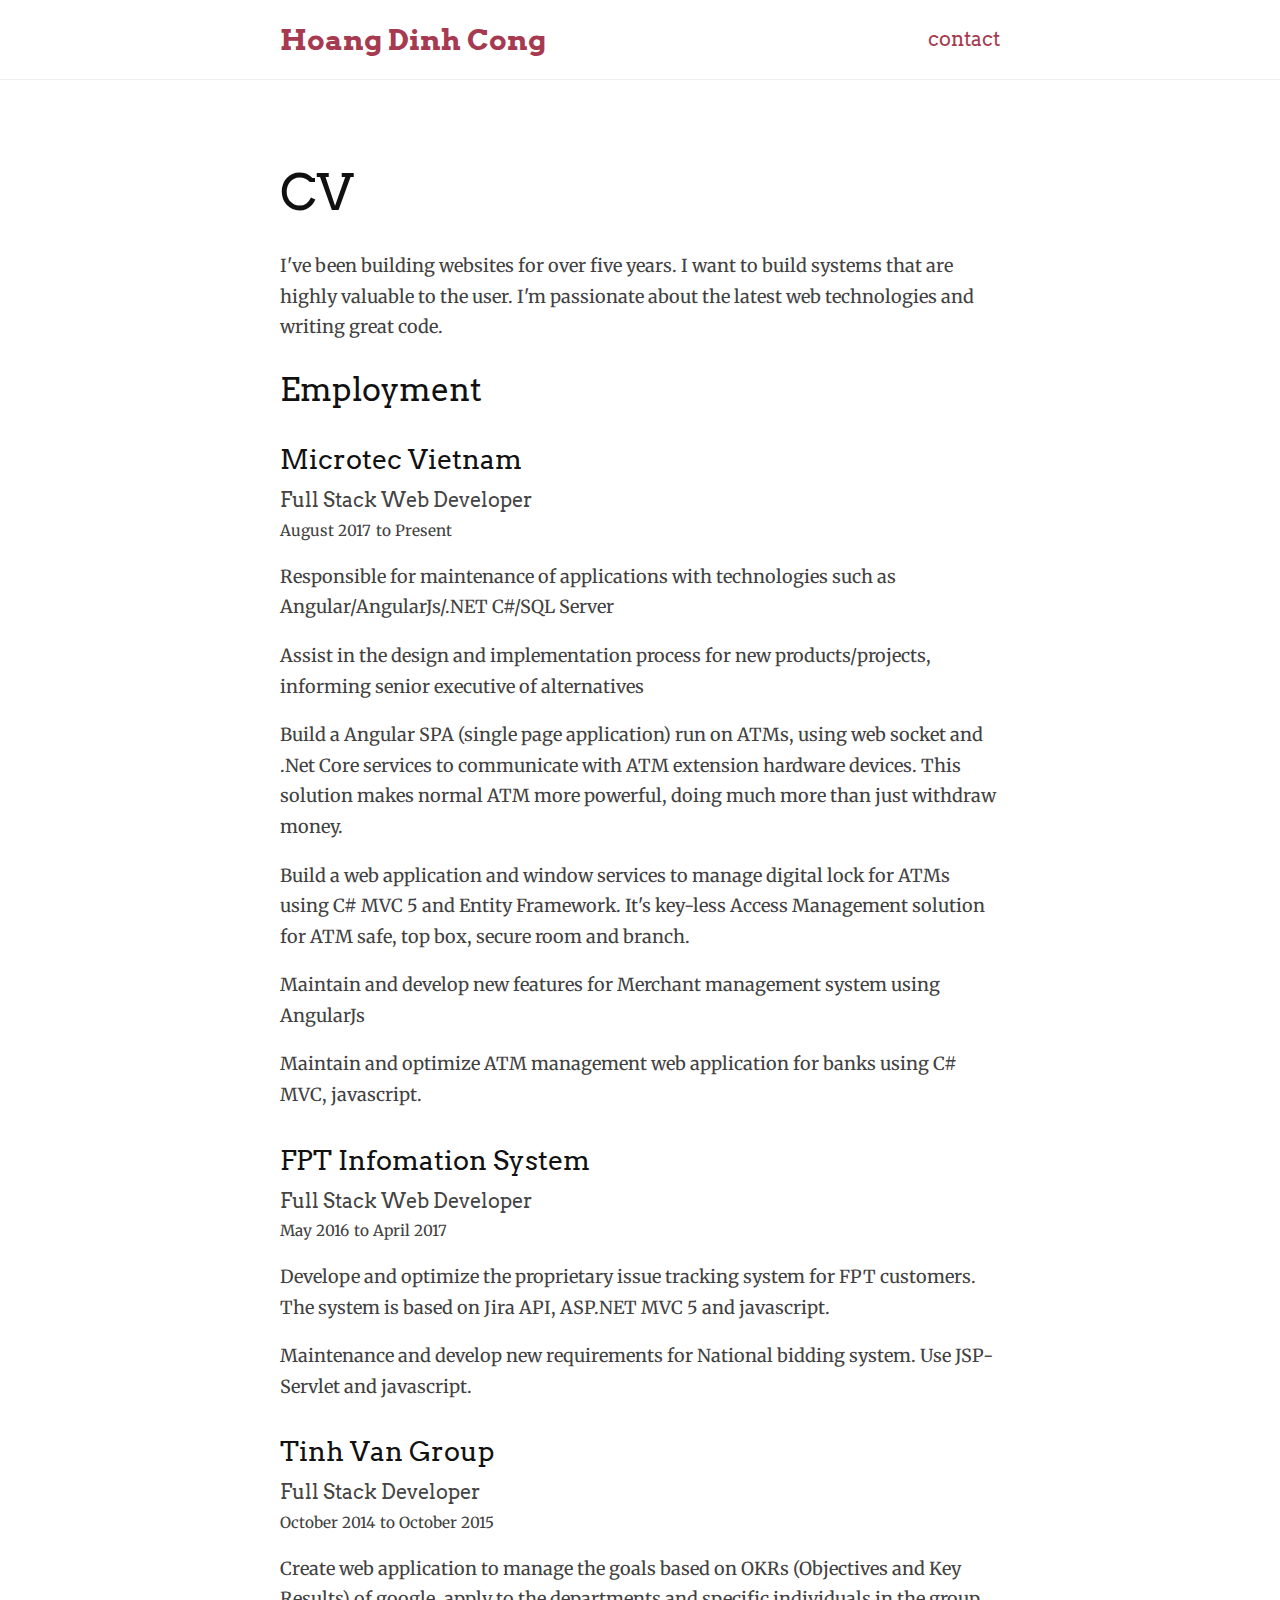
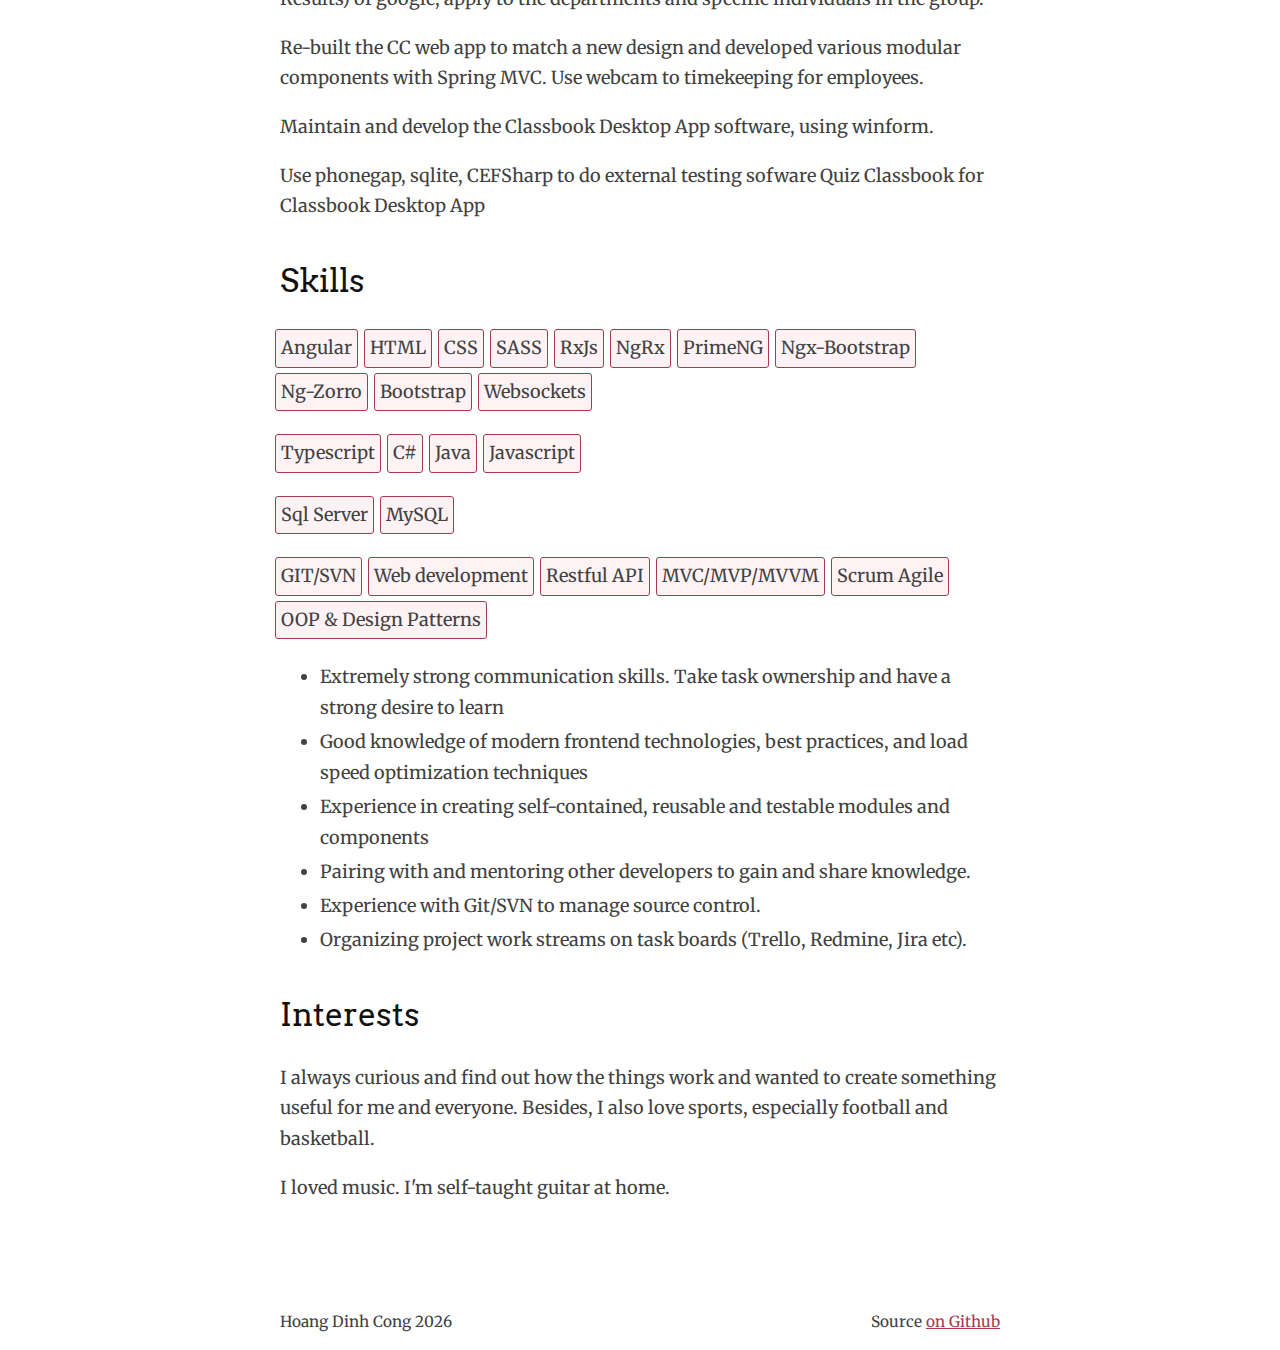
<file: index.html>
<!DOCTYPE html>
<html lang="en">

<head>
  <meta charset="UTF-8" />
  <meta name="viewport" content="width=device-width, initial-scale=1.0" />
  <meta http-equiv="X-UA-Compatible" content="ie=edge" />
  <link rel="icon" type="image/png" sizes="32x32" href="static/favicon-32x32.png" />
  <link rel="icon" type="image/png" sizes="16x16" href="static/favicon-16x16.png" />
  <link rel="manifest" href="static/site.webmanifest" />
  <link rel="stylesheet" href="css/style.css" />
  <script src="scripts/myscript.js" defer></script>
  <title>CV | Hoang Dinh Cong</title>
</head>

<body>
  <div class="header-wrapper">
    <div class="header-content">
      <header>
        <div class="header-container">
          <div class="brand">
            <a class="brand-link" href="/">Hoang Dinh Cong</a>
          </div>
          <nav class="navigation">
            <ul class="list-reset list-none navbar-nav">
              <li class="nav-item"><a href="/contact">Contact</a></li>
            </ul>
          </nav>
        </div>
      </header>
    </div>
  </div>

  <main>
    <div class="container">
      <article>
        <header>
          <h1>
            <span class="hidden-screen">Hoang Dinh Cong</span>
            CV
          </h1>
          <p class="hidden-screen">conghd</p>
          <p>
            I've been building websites for over five years. I want to build
            systems that are highly valuable to the user. I'm passionate about
            the latest web technologies and writing great code.
          </p>
        </header>
        <h2>Employment</h2>
        <ul class="list-reset list-none">
          <li>
            <section>
              <header>
                <h3 class="title">
                  Microtec Vietnam<span>Full Stack Web Developer</span>
                </h3>
                <dl class="timeline">
                  <dt class="hidden-visually">From</dt>
                  <dd><time class="dtstart">August 2017</time></dd>
                  <dt class="to">to</dt>
                  <dd>Present</dd>
                </dl>
              </header>
              <div class="summary">
                <p>
                  Responsible for maintenance of applications with technologies such as Angular/AngularJs/.NET C#/SQL
                  Server
                </p>
                <p>
                  Assist in the design and implementation process for new products/projects, informing senior executive
                  of alternatives
                </p>
                <p>
                  Build a Angular SPA (single page application) run on ATMs, using web socket and .Net Core services to
                  communicate with ATM extension hardware devices. This solution makes normal ATM more powerful, doing
                  much more than just withdraw money.
                </p>
                <p>
                  Build a web application and window services to
                  manage digital lock for ATMs using C# MVC 5 and Entity
                  Framework. It's key-less Access Management solution for ATM safe, top box, secure room and branch.
                </p>
                <!-- <p>
                  Using Angular 2 to build an Accounting Web application.
                </p>
                <p>
                  Angular 4 to build Time cost
                </p> 
                <p>
                  Build a Transaction Recognition service for ATM transaction to  using Java, MS SQL
                </p>-->
                <p>
                  Maintain and develop new features for Merchant management system using AngularJs
                </p>
                <p>
                  Maintain and optimize ATM management web application for
                  banks using C# MVC, javascript.
                </p>
              </div>
            </section>
          </li>
          <li>
            <section>
              <header>
                <h3 class="title">
                  FPT Infomation System<span>Full Stack Web Developer</span>
                </h3>
                <dl class="timeline">
                  <dt class="hidden-visually">From</dt>
                  <dd><time class="dtstart">May 2016</time></dd>
                  <dt class="to">to</dt>
                  <dd><time class="dtend">April 2017</time></dd>
                </dl>
              </header>
              <div class="summary">
                <p>
                  Develope and optimize the proprietary issue tracking system
                  for FPT customers. The system is based on Jira API, ASP.NET
                  MVC 5 and javascript.
                </p>
                <p>
                  Maintenance and develop new requirements for National
                  bidding system. Use JSP-Servlet and javascript.
                </p>
              </div>
            </section>
          </li>
          <li>
            <section>
              <header>
                <h3 class="title">
                  Tinh Van Group<span>Full Stack Developer</span>
                </h3>
                <dl class="timeline">
                  <dt class="hidden-visually">From</dt>
                  <dd><time class="dtstart">October 2014</time></dd>
                  <dt class="to">to</dt>
                  <dd><time class="dtend">October 2015</time></dd>
                </dl>
              </header>
              <div class="summary">
                <p>
                  Create web application to manage the goals based on OKRs
                  (Objectives and Key Results) of google, apply to the
                  departments and specific individuals in the group.
                </p>
                <p>
                  Re-built the CC web app to match a new design and developed
                  various modular components with Spring MVC. Use webcam to
                  timekeeping for employees.
                </p>
                <p>
                  Maintain and develop the Classbook Desktop App software,
                  using winform.
                </p>
                <p>
                  Use phonegap, sqlite, CEFSharp to do external testing
                  sofware Quiz Classbook for Classbook Desktop App
                </p>
              </div>
            </section>
          </li>
        </ul>

        <!--  -->
        <div class="skills">
          <section>
            <h2>Skills</h2>
            <ul class="list-inline">
              <li class="skill-tag">Angular</li>
              <li class="skill-tag">HTML</li>
              <li class="skill-tag">CSS</li>
              <li class="skill-tag">SASS</li>
              <li class="skill-tag">RxJs</li>
              <li class="skill-tag">NgRx</li>
              <li class="skill-tag">PrimeNG</li>
              <li class="skill-tag">Ngx-Bootstrap</li>
              <li class="skill-tag">Ng-Zorro</li>
              <li class="skill-tag">Bootstrap</li>
              <li class="skill-tag">Websockets</li>
            </ul>

            <ul class="list-inline">
              <li class="skill-tag">Typescript</li>
              <li class="skill-tag">C#</li>
              <li class="skill-tag">Java</li>
              <li class="skill-tag">Javascript</li>
            </ul>

            <ul class="list-inline">
              <li class="skill-tag">Sql Server</li>
              <li class="skill-tag">MySQL</li>
            </ul>

            <ul class="list-inline">
              <li class="skill-tag">GIT/SVN</li>
              <li class="skill-tag">Web development</li>
              <li class="skill-tag">Restful API</li>
              <li class="skill-tag">MVC/MVP/MVVM</li>
              <li class="skill-tag">Scrum Agile</li>
              <li class="skill-tag">OOP & Design Patterns</li>
            </ul>

            <ul>
              <li class="skill">
                Extremely strong communication skills. Take task ownership and have a strong desire to learn
              </li>
              <li class="skill">
                Good knowledge of modern frontend technologies, best practices, and load speed optimization techniques
              </li>
              <li class="skill">
                Experience in creating self-contained, reusable and testable modules and components
              </li>
              <li class="skill">
                Pairing with and mentoring other developers to gain and share
                knowledge.
              </li>
              <li class="skill">
                Experience with Git/SVN to manage source control.
              </li>
              <li class="skill">
                Organizing project work streams on task boards (Trello, Redmine, Jira etc).
              </li>
            </ul>
          </section>
        </div>

        <!--  -->
        <div class="interests">
          <section>
            <h2>Interests</h2>
            <p>
              I always curious and find out how the things work and wanted to
              create something useful for me and everyone. Besides, I also
              love sports, especially football and basketball.
            </p>
            <p>
              I loved music. I'm self-taught guitar at home.
            </p>
          </section>
        </div>
      </article>
    </div>
  </main>

  <div class="footer-wrapper">
    <div class="footer-content">
      <footer>
        <p>
          Hoang Dinh Cong <span class="copy-right">2021</span>
        </p>
        <p>
          Source
          <a href="https://github.com/hoangdinhcong/hoangdinhcong.github.io">on Github</a>
        </p>
      </footer>
    </div>
  </div>

  <script>
    (function (i, s, o, g, r, a, m) {
      i["GoogleAnalyticsObject"] = r;
      (i[r] =
        i[r] ||
        function () {
          (i[r].q = i[r].q || []).push(arguments);
        }),
        (i[r].l = 1 * new Date());
      (a = s.createElement(o)), (m = s.getElementsByTagName(o)[0]);
      a.async = 1;
      a.src = g;
      m.parentNode.insertBefore(a, m);
    })(
      window,
      document,
      "script",
      "https://www.google-analytics.com/analytics.js",
      "ga"
    );
    ga("create", "UA-70345454-4", "auto");
    ga("send", "pageview");
  </script>
</body>

</html>
</file>
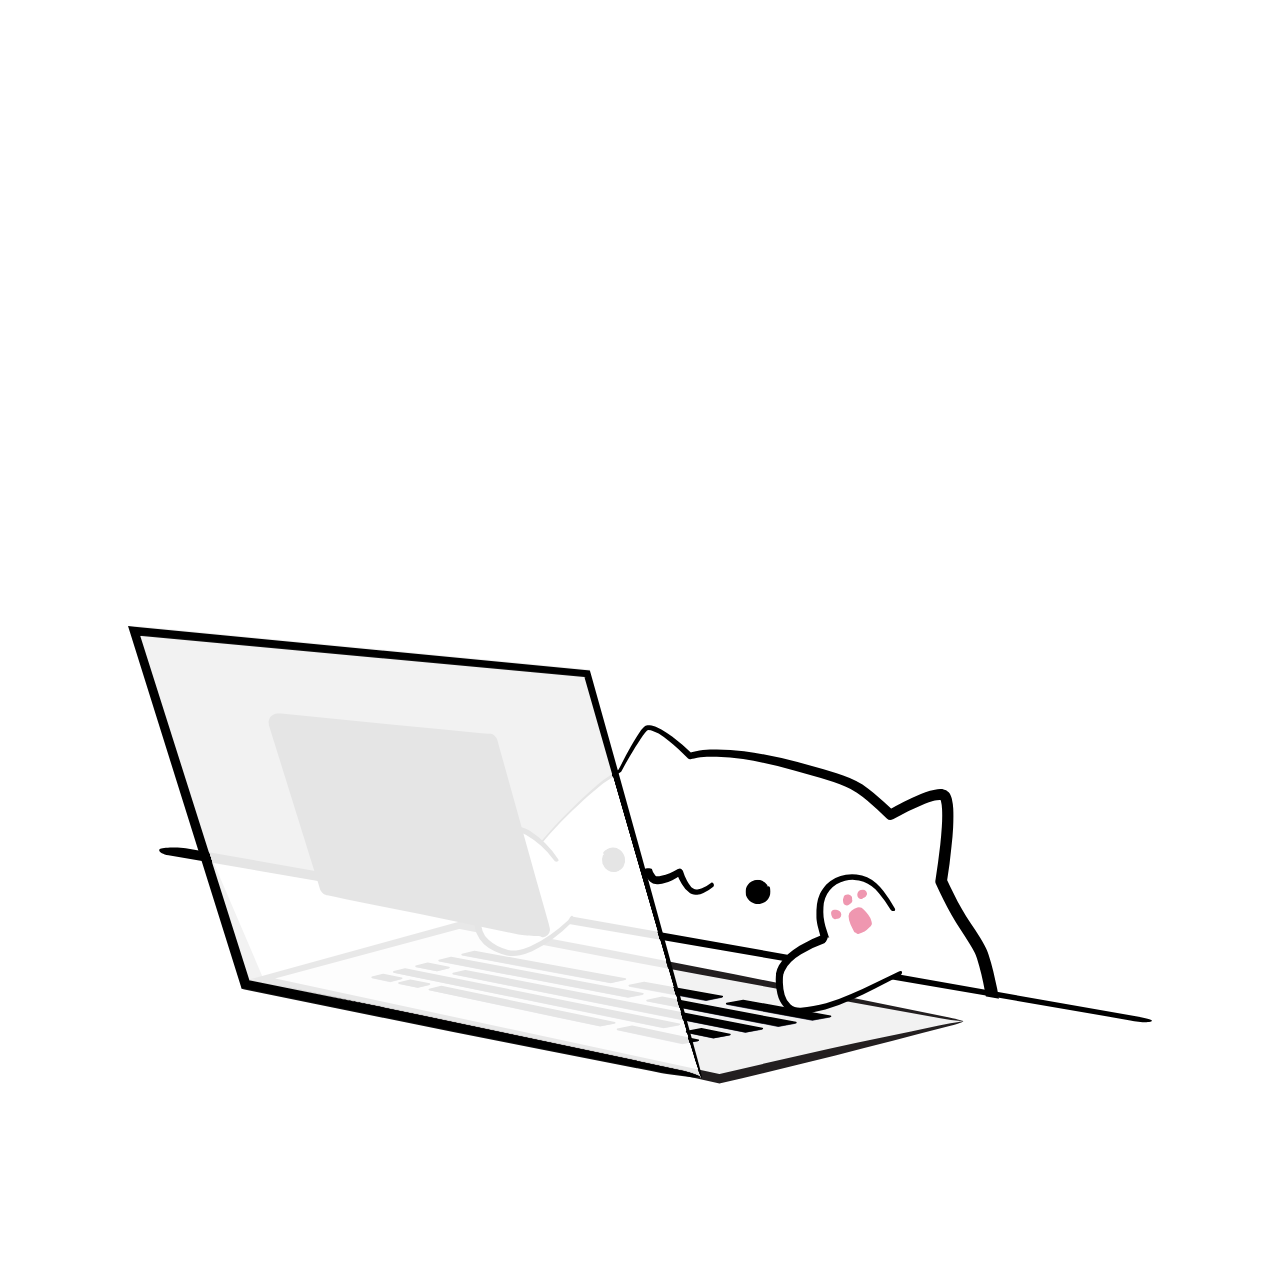
<file: cat.html>
<!DOCTYPE html>
<html lang="en">
  <head>
    <meta charset="UTF-8" />
    <meta name="viewport" content="width=device-width, initial-scale=1.0" />
    <meta http-equiv="X-UA-Compatible" content="ie=edge" />
    <title>Cat | Hoang Dinh Cong</title>
    <style>
      .content {
        position: relative;
      }

      .container {
        top: 0;
        bottom: 0;
        left: 0;
        right: 0;
      }

      #bongo-cat {
        position: absolute;
        height: 80vh;
        width: 80vw;
        top: 100vh;
        bottom: 0;
        left: 0;
        right: 0;
        margin: auto;
      }

      .typing-animation {
        -webkit-animation-timing-function: linear;
        animation-timing-function: linear;
        -webkit-animation-iteration-count: infinite;
        animation-iteration-count: infinite;
        -webkit-animation-duration: 1200ms;
        animation-duration: 1200ms;
      }

      path#f1-l1 {
        -webkit-animation-name: typing-f1-l1;
        animation-name: typing-f1-l1;
      }

      path#f1-l2 {
        -webkit-animation-name: typing-f1-l2;
        animation-name: typing-f1-l2;
      }

      path#f1-l3 {
        -webkit-animation-name: typing-f1-l3;
        animation-name: typing-f1-l3;
      }

      path#f2-l4 {
        -webkit-animation-name: typing-f2-l4;
        animation-name: typing-f2-l4;
      }

      path#f2-l5 {
        -webkit-animation-name: typing-f2-l5;
        animation-name: typing-f2-l5;
      }

      path#f2-l6 {
        -webkit-animation-name: typing-f2-l6;
        animation-name: typing-f2-l6;
      }

      path#f3-l7 {
        -webkit-animation-name: typing-f3-l7;
        animation-name: typing-f3-l7;
      }

      path#f3-l8 {
        -webkit-animation-name: typing-f3-l8;
        animation-name: typing-f3-l8;
      }

      path#f3-l9 {
        -webkit-animation-name: typing-f3-l9;
        animation-name: typing-f3-l9;
      }

      @-webkit-keyframes typing-f3-l9 {
        0% {
          d: path("M8,25L8,25");
        }
        82% {
          d: path("M8,25L8,25");
        }
        92% {
          d: path("M8,25L96,25");
        }
        100% {
          d: path("M8,25L96,25");
        }
      }

      @keyframes typing-f3-l9 {
        0% {
          d: path("M8,25L8,25");
        }
        82% {
          d: path("M8,25L8,25");
        }
        92% {
          d: path("M8,25L96,25");
        }
        100% {
          d: path("M8,25L96,25");
        }
      }
      @-webkit-keyframes typing-f3-l8 {
        0% {
          d: path("M8,13L8,13");
        }
        68% {
          d: path("M8,13L8,13");
        }
        82% {
          d: path("M8,13L146,13");
        }
        100% {
          d: path("M8,13L146,13");
        }
      }
      @keyframes typing-f3-l8 {
        0% {
          d: path("M8,13L8,13");
        }
        68% {
          d: path("M8,13L8,13");
        }
        82% {
          d: path("M8,13L146,13");
        }
        100% {
          d: path("M8,13L146,13");
        }
      }
      @-webkit-keyframes typing-f3-l7 {
        0% {
          d: path("M0,1L0,1");
        }
        60% {
          d: path("M0,1L0,1");
        }
        68% {
          d: path("M0,1L96,1");
        }
        100% {
          d: path("M0,1L96,1");
        }
      }
      @keyframes typing-f3-l7 {
        0% {
          d: path("M0,1L0,1");
        }
        60% {
          d: path("M0,1L0,1");
        }
        68% {
          d: path("M0,1L96,1");
        }
        100% {
          d: path("M0,1L96,1");
        }
      }
      @-webkit-keyframes typing-f2-l6 {
        0% {
          d: path("M8,25L8,25");
        }
        54% {
          d: path("M8,25L8,25");
        }
        60% {
          d: path("M8,25L69,25");
        }
        100% {
          d: path("M8,25L69,25");
        }
      }
      @keyframes typing-f2-l6 {
        0% {
          d: path("M8,25L8,25");
        }
        54% {
          d: path("M8,25L8,25");
        }
        60% {
          d: path("M8,25L69,25");
        }
        100% {
          d: path("M8,25L69,25");
        }
      }
      @-webkit-keyframes typing-f2-l5 {
        0% {
          d: path("M8,13L8,13");
        }
        44% {
          d: path("M8,13L8,13");
        }
        54% {
          d: path("M8,13L114,13");
        }
        100% {
          d: path("M8,13L114,13");
        }
      }
      @keyframes typing-f2-l5 {
        0% {
          d: path("M8,13L8,13");
        }
        44% {
          d: path("M8,13L8,13");
        }
        54% {
          d: path("M8,13L114,13");
        }
        100% {
          d: path("M8,13L114,13");
        }
      }
      @-webkit-keyframes typing-f2-l4 {
        0% {
          d: path("M0,1L0,1");
        }
        30% {
          d: path("M0,1L0,1");
        }
        44% {
          d: path("M0,1L136,1");
        }
        100% {
          d: path("M0,1L136,1");
        }
      }
      @keyframes typing-f2-l4 {
        0% {
          d: path("M0,1L0,1");
        }
        30% {
          d: path("M0,1L0,1");
        }
        44% {
          d: path("M0,1L136,1");
        }
        100% {
          d: path("M0,1L136,1");
        }
      }
      @-webkit-keyframes typing-f1-l3 {
        0% {
          d: path("M8,25L8,25");
        }
        24% {
          d: path("M8,25L8,25");
        }
        30% {
          d: path("M8,25L61,25");
        }
        100% {
          d: path("M8,25L61,25");
        }
      }
      @keyframes typing-f1-l3 {
        0% {
          d: path("M8,25L8,25");
        }
        24% {
          d: path("M8,25L8,25");
        }
        30% {
          d: path("M8,25L61,25");
        }
        100% {
          d: path("M8,25L61,25");
        }
      }
      @-webkit-keyframes typing-f1-l2 {
        0% {
          d: path("M8,13L8,13");
        }
        14% {
          d: path("M8,13L8,13");
        }
        24% {
          d: path("M8,13L124,13");
        }
        100% {
          d: path("M8,13L124,13");
        }
      }
      @keyframes typing-f1-l2 {
        0% {
          d: path("M8,13L8,13");
        }
        14% {
          d: path("M8,13L8,13");
        }
        24% {
          d: path("M8,13L124,13");
        }
        100% {
          d: path("M8,13L124,13");
        }
      }
      @-webkit-keyframes typing-f1-l1 {
        0% {
          d: path("M0,1L0,1");
        }
        14% {
          d: path("M0,1L160,1");
        }
        100% {
          d: path("M0,1L160,1");
        }
      }
      @keyframes typing-f1-l1 {
        0% {
          d: path("M0,1L0,1");
        }
        14% {
          d: path("M0,1L160,1");
        }
        100% {
          d: path("M0,1L160,1");
        }
      }
      #paw-right--up,
      #paw-right--down,
      #paw-left--up,
      #paw-left--down {
        -webkit-animation: blink 300ms infinite;
        animation: blink 300ms infinite;
      }

      #paw-right--up,
      #paw-left--down {
        -webkit-animation-delay: 150ms;
        animation-delay: 150ms;
      }

      @-webkit-keyframes blink {
        0% {
          opacity: 0;
        }
        49% {
          opacity: 0;
        }
        50% {
          opacity: 1;
        }
      }

      @keyframes blink {
        0% {
          opacity: 0;
        }
        49% {
          opacity: 0;
        }
        50% {
          opacity: 1;
        }
      }
      #laptop__code {
        -webkit-transform: rotateX(-37deg) rotateY(-46deg) rotateZ(-23deg)
          translateX(8px) translateY(20px) translateZ(-50px);
        transform: rotateX(-37deg) rotateY(-46deg) rotateZ(-23deg)
          translateX(8px) translateY(20px) translateZ(-50px);
      }
    </style>
  </head>
  <body>
    <div class="content">
      <div class="container">
        <svg
          id="bongo-cat"
          xmlns="http://www.w3.org/2000/svg"
          xmlns:xlink="http://www.w3.org/1999/xlink"
          viewBox="0 0 787.3 433.8"
        >
          <defs>
            <symbol id="eye" data-name="eye" viewBox="0 0 19.2 18.7">
              <circle cx="9.4" cy="9.1" r="8"></circle>
              <path
                d="M16.3,5.1a1.3,1.3,0,0,1-1.4-.3,7.2,7.2,0,0,0-4.5-2.6A7.2,7.2,0,0,0,5.5,3.5,6.8,6.8,0,0,0,2.8,7.8a6.8,6.8,0,0,0,1,4.8,6.2,6.2,0,0,0,4,2.7,6.1,6.1,0,0,0,4.6-.7,6.7,6.7,0,0,0,2.9-3.7,6.4,6.4,0,0,0-.5-4.5c-.1-.2.8-1,1.5-1.3s2.2,0,2.3.5a9.4,9.4,0,0,1-.2,7.2,9.4,9.4,0,0,1-5.1,5.1,9,9,0,0,1-7,.2A9.6,9.6,0,0,1,1,13.5,9.2,9.2,0,0,1,.4,6.6,8.9,8.9,0,0,1,4.6,1.3,9,9,0,0,1,11.2.2,9.3,9.3,0,0,1,16.7,4C16.9,4.3,17,4.8,16.3,5.1Z"
              ></path>
            </symbol>
            <symbol id="paw-pads" data-name="paw-pads" viewBox="0 0 31.4 33.9">
              <path
                d="M6.8,16a3.7,3.7,0,0,1,1.1,2.8,3.2,3.2,0,0,1-1.6,2.6L5,21.8H4.4a2.8,2.8,0,0,1-1.8.3A4.2,4.2,0,0,1,.2,19.1,7.7,7.7,0,0,1,0,17.6a2.8,2.8,0,0,1,.6-2,3.2,3.2,0,0,1,2.1-.8H4A5,5,0,0,1,6.8,16Zm7.3-4.8a1.8,1.8,0,0,0,.7-.5l.7-.4a3.5,3.5,0,0,0,1.1-1,3.2,3.2,0,0,0,.3-1.4,1.4,1.4,0,0,0-.2-.6,3.4,3.4,0,0,0-.3-2.4,3.2,3.2,0,0,0-2.1-1.5H13.1a4.7,4.7,0,0,0-1.6.4,2,2,0,0,0-.9.9l-.4.6v.4a6.1,6.1,0,0,0-.5,1.2,4.3,4.3,0,0,0,0,1.6,3.5,3.5,0,0,0,.5,2l.7.6a3.3,3.3,0,0,0,1.7.7A3,3,0,0,0,14.1,11.2ZM22.7,7l.6.2h.3A2.3,2.3,0,0,0,25,6.8l.4-.3.6-.3a7.5,7.5,0,0,0,1.5-.9,4.2,4.2,0,0,0,.8-1.2,1.9,1.9,0,0,0,.1-1.5A2.6,2.6,0,0,0,27.5,1,3.5,3.5,0,0,0,23.6.3a3.8,3.8,0,0,0-2,1.5,4.8,4.8,0,0,0-.7,2,3.6,3.6,0,0,0,.9,2.6ZM31,24.1a13.5,13.5,0,0,0-2.2-4.7,36.6,36.6,0,0,0-3.2-3.9,5.3,5.3,0,0,0-5-1.9,10.5,10.5,0,0,0-4.5,2.2A5.6,5.6,0,0,0,13.5,20a15.1,15.1,0,0,0,1.2,6.3c.8,2,1.7,4,2.6,5.9a1.6,1.6,0,0,0,1.5.8,1.7,1.7,0,0,0,1.9.9,17.1,17.1,0,0,0,8.7-4.8,8.2,8.2,0,0,0,1.7-2C31.6,26.3,31.3,25,31,24.1Z"
                fill="#ef97b0"
              ></path>
            </symbol>
          </defs>
          <g id="head">
            <g id="head__outline">
              <path
                d="M303.2,186.3c4-7,14.8-20.2,20-26,17-19,34.6-34.9,43-41l12-8s16.6-32,21-33c9-2,33,22,33,22s20-9,79,7c41,11.1,47,14,57,22,7.5,6,18,16,18,16s33.7-19.5,41-15-2,66-2,66,5.9,12.9,11,22c9.1,16.2,13.6,20.2,19,31,3.6,7.2,8.4,28.5,10.5,43.5l-385-62Z"
                fill="#fff"
              ></path>
              <path
                d="M302.9,186.9c-1.2,3-5.9,12.6-9,18.8l-12.5,25.5-.6-1.2c32.2,4.8,64.4,9.2,96.6,13.6s64.4,8.9,96.5,13.7,64.3,9.7,96.4,14.9,64.1,10.5,96.2,15.8l-5.6,5.5c-1.2-8.5-2.8-17.1-4.8-25.6-1-4.1-2.1-8.4-3.4-12.3l-.5-1.4-.5-1.4-.6-1.3-.7-1.3a59.5,59.5,0,0,0-3.1-5.5c-2.2-3.6-4.7-7.2-7.1-11s-4.8-7.6-7-11.5c-4.5-7.9-8.3-15.9-12.1-24a4,4,0,0,1-.3-2.6h0c1.4-9.1,2.7-18.2,3.7-27.4.5-4.5.9-9.1,1.2-13.7s.4-9.1.2-13.4a26.4,26.4,0,0,0-.8-6,8.1,8.1,0,0,0-.3-1.1c-.1-.3-.2-.4-.1-.3h.3c0,.1.1.1,0,.1h-.6a11.9,11.9,0,0,0-2.5.2,16.3,16.3,0,0,0-3,.7,56.7,56.7,0,0,0-6.2,2.1,212.6,212.6,0,0,0-24.5,11.9h-.1a3.9,3.9,0,0,1-4.7-.6c-4.9-4.7-10-9.4-15.1-13.8a86.6,86.6,0,0,0-7.9-6,46.1,46.1,0,0,0-8.5-4.6c-6-2.6-12.6-4.6-19.2-6.7l-19.8-5.7a324.9,324.9,0,0,0-40-8.9,196.8,196.8,0,0,0-20.2-1.8c-1.7,0-3.4-.1-5.1,0h-2.5l-2.5.2-2.5.2-2.4.4-2.4.5-1.1.3h-.5l-.4.2H433a2.5,2.5,0,0,1-2.6-.7c-4.6-4.6-9.5-9.1-14.5-13.2a82.7,82.7,0,0,0-7.9-5.7L403.9,81a10.8,10.8,0,0,0-4-.9c-.1,0-.3,0-.3.1h0l-.7.5-1.5,1.7c-1,1.2-2,2.6-2.9,3.9s-3.6,5.5-5.3,8.3c-3.5,5.7-6.8,11.4-9.9,17.3h0l-.4.4-10.2,6.6a53.6,53.6,0,0,0-4.9,3.4l-4.6,3.8c-6.2,5.1-12.1,10.6-17.9,16.2s-11.3,11.4-16.7,17.4c-2.7,3-5.3,6.1-7.8,9.2s-5,6.3-7.4,9.5c-4.2,5.6-7,10-5.7,7.1a34.1,34.1,0,0,1,2.1-3.8l3.8-5.6c2.9-4,6.3-8.3,8.5-10.9s4.4-5.2,6.7-7.7l6.9-7.4c4.7-4.9,9.4-9.7,14.3-14.3s9.8-9.3,15-13.7l4-3.2,4.2-2.9,8.3-5.7-.4.4c3-5.9,6.1-11.8,9.4-17.7,1.6-2.9,3.3-5.8,5.1-8.6l2.9-4.3,1.8-2a7.5,7.5,0,0,1,1.3-1.1c.1-.2.6-.4,1-.5l.9-.2h1.7l1.4.2,2.7.8c1.7.7,3.3,1.5,4.8,2.3a84,84,0,0,1,8.5,5.7A175.7,175.7,0,0,1,434,98.5l-2.9-.6.8-.3.7-.2L434,97l2.7-.7,2.7-.5a23,23,0,0,1,2.6-.3l2.7-.3,2.7-.2h5.3a182.1,182.1,0,0,1,21,1.3,332.5,332.5,0,0,1,41.1,8.4l20,5.5c6.7,2,13.4,4,20.1,6.7a65.3,65.3,0,0,1,9.8,5.1c3.1,2.1,5.9,4.3,8.6,6.5,5.4,4.5,10.6,9.2,15.7,14l-4.8-.6c4.1-2.4,8.2-4.6,12.4-6.7s8.6-4.2,13-6c2.3-.9,4.6-1.7,7-2.4a23.4,23.4,0,0,1,3.8-.9,20,20,0,0,1,4.4-.4h1.3l1.5.4a5.1,5.1,0,0,1,1.7.7l.9.7.8.7a8.3,8.3,0,0,1,1.6,2.6,12.7,12.7,0,0,1,.8,2.3,44.6,44.6,0,0,1,1.1,7.7c.2,5,.1,9.7-.1,14.4s-.7,9.5-1.2,14.1c-.9,9.4-2.1,18.6-3.6,27.9l-.3-2.6c3.7,7.9,7.5,15.8,11.8,23.3,2.1,3.7,4.4,7.4,6.8,11s4.9,7.2,7.3,11.1c1.3,2,2.4,4,3.5,6.1a10.9,10.9,0,0,0,.8,1.5l.8,1.8.7,1.7.6,1.7c1.5,4.4,2.6,8.7,3.7,13.1a262,262,0,0,1,5.2,26.4,4.9,4.9,0,0,1-4.1,5.6h-1.5c-32.1-5-64.2-9.9-96.3-15.1s-64.1-10.6-96.1-16.1-64-11.4-96-17.4-63.9-11.9-95.9-17.4h-.1a.8.8,0,0,1-.6-.9v-.2l16.6-32.1C299.8,192.2,304.1,183.9,302.9,186.9Z"
              ></path>
            </g>
            <g id="head__face">
              <g id="eyes">
                <use
                  width="19.2"
                  height="18.7"
                  transform="translate(474.8 195.2)"
                  xlink:href="#eye"
                ></use>
                <use
                  width="19.2"
                  height="18.7"
                  transform="matrix(-0.51, -0.85, 0.82, -0.5, 370.39, 192.59)"
                  xlink:href="#eye"
                ></use>
              </g>
              <g id="mouth">
                <path
                  d="M399.2,186.3c.9,3.6,2.6,7.8,6,9,6.4,2.3,19-6,19-6s4.1,12.4,10,15,10.7-1.7,16-6"
                  fill="#fff"
                ></path>
                <path
                  d="M450.2,198.3c.6,1.2.2,1.9-.2,2.2a36.7,36.7,0,0,1-7.6,4.9,14.9,14.9,0,0,1-4.8,1.4h-1.4l-1.3-.2-1.4-.4-1.3-.6a21.6,21.6,0,0,1-6.4-7.2,52.8,52.8,0,0,1-4-8.3l3.8,1.3a62.3,62.3,0,0,1-7.1,4.1,32.1,32.1,0,0,1-7.9,2.8,13.2,13.2,0,0,1-4.9.2l-1.4-.3a7.5,7.5,0,0,1-1.3-.6,7.9,7.9,0,0,1-2.3-1.6,16.8,16.8,0,0,1-2.9-4,24.1,24.1,0,0,1-1.6-4.2c-.1-.5,1.6-1.3,3-1.4s3.5.2,3.6.6a10.3,10.3,0,0,0,2.6,4.9l.7.5h2.4l1.5-.2a28.4,28.4,0,0,0,6.5-2c2.1-1,4.3-2.1,6.3-3.3h.1a2.5,2.5,0,0,1,3.4.9l.3.5a43.1,43.1,0,0,0,3.2,7.7,19.8,19.8,0,0,0,2.2,3.4,8.1,8.1,0,0,0,2.6,2.6,5,5,0,0,0,3,.7,10.8,10.8,0,0,0,3.7-1,33.4,33.4,0,0,0,7.2-4.3C448.8,197.4,449.5,197.2,450.2,198.3Z"
                ></path>
              </g>
            </g>
          </g>
          <g id="table">
            <path
              d="M65.7,181.8l714,124c0,74-2,54-2,128l-673-161Z"
              fill="#fff"
            ></path>
            <path
              d="M786.7,304.2c-2.7,1.2-10.8,0-16.1-.9L31.1,176.4c-5.2-.9-8.9-3.8-6.2-5s14.3-1.4,19.5-.5L777.1,300.6C782.3,301.6,789.4,303.1,786.7,304.2Z"
            ></path>
          </g>
          <g id="laptop">
            <g id="laptop__base">
              <polygon
                points="641.9 304.1 454.7 348.2 103.8 271.3 254.6 230.3 641.9 304.1"
                fill="#f2f2f2"
              ></polygon>
              <path
                d="M641.9,304.1c1.5-.1-2.3,1.5-10.3,3.6-28.9,7.5-58.1,15.2-87.7,22.6s-59.1,14.5-88.4,21.3l-.8.2-.8-.2-349.5-78-1.1-.2-8.7-1.9,8.6-2.3,150.6-41.5.6-.2h.7c62.5,11.7,125.5,23.6,188.4,35.9s125.6,25.1,188,37.6c8,1.6,11.9,3,10.4,3a185.6,185.6,0,0,1-18.4-2.6c-61.9-11.2-123.6-22.2-185-33.5s-122.7-23.1-184.4-35h1.2L104.4,273.4h-.1v-4.3l351.2,75.7h-1.5c28.3-6.7,56.3-13.3,84.3-19.5s56.5-12,85.2-18.1C631.3,305.6,640.4,304.1,641.9,304.1Z"
                fill="#231f20"
              ></path>
            </g>
            <g id="laptop__keyboard">
              <polygon
                points="371.1 274.8 256.8 253.5 257 252.7 266.2 251.1 382.4 271.5 382.3 272.3 371.1 274.8"
                fill="#3e3e54"
              ></polygon>
              <polygon
                points="237.4 265.6 221.3 262.4 221.4 261.7 230.2 260.2 246.8 262.6 246.6 263.4 237.4 265.6"
                fill="#3e3e54"
              ></polygon>
              <polygon
                points="474.6 312.9 249.9 268.1 250.1 267.3 259.2 265.8 487.7 309.6 487.5 310.5 474.6 312.9"
                fill="#3e3e54"
              ></polygon>
              <polygon
                points="411.8 309.4 204.2 266.7 204.4 266 212.9 264.5 423.9 306.3 423.7 307.2 411.8 309.4"
                fill="#3e3e54"
              ></polygon>
              <polygon
                points="450 317.3 428.5 312.9 428.8 312 440.7 310.6 462.7 314.1 462.5 315 450 317.3"
                fill="#3e3e54"
              ></polygon>
              <polygon
                points="201.6 273.9 187.5 270.9 187.7 270.2 196 268.7 210.4 271 210.3 271.7 201.6 273.9"
                fill="#3e3e54"
              ></polygon>
              <polygon
                points="222.6 278.3 208.1 275.3 208.3 274.5 216.9 273.1 231.8 275.4 231.6 276.2 222.6 278.3"
                fill="#3e3e54"
              ></polygon>
              <polygon
                points="362.9 308.1 231.5 280.2 231.7 279.5 240.7 278.1 374.2 305.1 374 305.9 362.9 308.1"
                fill="#3e3e54"
              ></polygon>
              <polygon
                points="444.3 288.4 385.2 277.4 385.4 276.5 396.6 274.9 456.9 285.1 456.7 285.9 444.3 288.4"
                fill="#3e3e54"
              ></polygon>
              <polygon
                points="526.1 303.6 460.1 291.3 460.3 290.4 472.8 288.9 540.1 300.2 539.9 301.1 526.1 303.6"
                fill="#3e3e54"
              ></polygon>
              <polygon
                points="426.2 321.6 376.1 310.9 376.3 310.1 387.4 308.7 438.5 318.5 438.3 319.4 426.2 321.6"
                fill="#3e3e54"
              ></polygon>
              <g>
                <polygon
                  points="410.6 286.5 399.1 288 398.9 288.8 499.9 308.3 513.3 305.9 513.5 305 410.6 286.5"
                  fill="#3e3e54"
                ></polygon>
                <polygon
                  points="395.7 283.7 395.9 282.8 248.2 255.7 239.2 257.3 239 258 384.3 286 395.7 283.7"
                  fill="#3e3e54"
                ></polygon>
              </g>
              <polygon
                points="371.3 273.9 256.9 252.7 266.4 250.3 382.4 271.5 371.3 273.9"
                stroke="#000"
                stroke-linecap="round"
                stroke-linejoin="round"
                stroke-width="1.2"
              ></polygon>
              <polygon
                points="237.6 264.9 221.4 261.7 230.4 259.4 246.8 262.6 237.6 264.9"
                stroke="#000"
                stroke-linecap="round"
                stroke-linejoin="round"
                stroke-width="1.2"
              ></polygon>
              <polygon
                points="474.8 312 250 267.3 259.4 265.1 487.7 309.6 474.8 312"
                stroke="#000"
                stroke-linecap="round"
                stroke-linejoin="round"
                stroke-width="1.2"
              ></polygon>
              <polygon
                points="412 308.5 204.4 266 213.1 263.8 423.9 306.3 412 308.5"
                stroke="#000"
                stroke-linecap="round"
                stroke-linejoin="round"
                stroke-width="1.2"
              ></polygon>
              <polygon
                points="450.2 316.4 428.8 312 440.9 309.7 462.8 314.1 450.2 316.4"
                stroke="#000"
                stroke-linecap="round"
                stroke-linejoin="round"
                stroke-width="1.2"
              ></polygon>
              <polygon
                points="201.7 273.1 187.7 270.2 196.2 268 210.4 271 201.7 273.1"
                stroke="#000"
                stroke-linecap="round"
                stroke-linejoin="round"
                stroke-width="1.2"
              ></polygon>
              <polygon
                points="222.8 277.6 208.3 274.5 217.1 272.4 231.8 275.4 222.8 277.6"
                stroke="#000"
                stroke-linecap="round"
                stroke-linejoin="round"
                stroke-width="1.2"
              ></polygon>
              <polygon
                points="363.1 307.3 231.7 279.5 240.9 277.3 374.2 305.1 363.1 307.3"
                stroke="#000"
                stroke-linecap="round"
                stroke-linejoin="round"
                stroke-width="1.2"
              ></polygon>
              <polygon
                points="444.6 287.5 385.4 276.5 396.8 274.1 456.9 285 444.6 287.5"
                stroke="#000"
                stroke-linecap="round"
                stroke-linejoin="round"
                stroke-width="1.2"
              ></polygon>
              <polygon
                points="526.3 302.7 460.3 290.4 473 288 540.1 300.2 526.3 302.7"
                stroke="#000"
                stroke-linecap="round"
                stroke-linejoin="round"
                stroke-width="1.2"
              ></polygon>
              <polygon
                points="426.4 320.7 376.3 310.1 387.6 307.9 438.5 318.5 426.4 320.7"
                stroke="#000"
                stroke-linecap="round"
                stroke-linejoin="round"
                stroke-width="1.2"
              ></polygon>
              <g>
                <polygon
                  points="410.7 285.6 399.1 288 500.1 307.4 513.5 305 410.7 285.6"
                  stroke="#000"
                  stroke-linecap="round"
                  stroke-linejoin="round"
                  stroke-width="1.2"
                ></polygon>
                <polygon
                  points="395.9 282.8 248.4 255 239.2 257.3 384.5 285.2 395.9 282.8"
                  stroke="#000"
                  stroke-linecap="round"
                  stroke-linejoin="round"
                  stroke-width="1.2"
                ></polygon>
              </g>
            </g>
            <g id="paw-right">
              <g id="paw-right--down">
                <path
                  d="M293.2,191.3l10-7s-18.4,11.1-24,20-13,20.4-9,31c4.7,12.4,20.5,15.7,22,16,20,3.8,47.8-24.3,47.8-24.3s1.9-3.3,2.2-3.7"
                  fill="#fff"
                ></path>
                <path
                  d="M342.1,223.4c.9,1.2.2,2.8-.3,3.7l-.4.7-.3.3a118.1,118.1,0,0,1-14.2,12.3,83.2,83.2,0,0,1-16.2,9.8,43.9,43.9,0,0,1-9.3,3,26.3,26.3,0,0,1-10.1.2,44.5,44.5,0,0,1-9.3-3.2,34.2,34.2,0,0,1-8.3-5.5,23,23,0,0,1-5.8-8.5,21.3,21.3,0,0,1-1.3-10.3,34.9,34.9,0,0,1,2.7-9.7,76.1,76.1,0,0,1,4.5-8.5l2.4-4,.6-1,.8-1.1a15.6,15.6,0,0,1,1.6-2,49.9,49.9,0,0,1,7-6.8,136.1,136.1,0,0,1,15.3-11.2,3.1,3.1,0,0,1,4.4,1,3,3,0,0,1-.8,4.2H305l-8.6,6.2c-.9.6-2.7-.5-3.1-1.9s.5-4.4,1.5-5l6.6-4.5,3.5,5.3A131.9,131.9,0,0,0,290,197.4a52.7,52.7,0,0,0-6.4,6,6.5,6.5,0,0,0-1.3,1.6l-.6.8-.7,1-2.4,3.8c-1.6,2.6-3.1,5.2-4.4,7.8a27.7,27.7,0,0,0-2.4,8.1,15.6,15.6,0,0,0,.8,8,17.4,17.4,0,0,0,4.4,6.7,27.2,27.2,0,0,0,7.1,4.9,39.5,39.5,0,0,0,8.1,3,21.6,21.6,0,0,0,8.4,0,37.8,37.8,0,0,0,8.5-2.6,84.9,84.9,0,0,0,15.7-9,142.4,142.4,0,0,0,14.1-11.6l-.3.3,1.1-1.8C340.3,223.4,341.3,222.2,342.1,223.4Z"
                ></path>
              </g>
              <g id="paw-right--up">
                <g>
                  <path
                    d="M282.2,215.2c-1.6-1.6-12.8-17.9-14-34.3-.1-2.5,1.7-16,12.9-22.4s22.3-1.9,26.2.4c12.2,7.3,21.2,19.1,22.8,22.4"
                    fill="#fff"
                  ></path>
                  <path
                    d="M330,181.2a2.4,2.4,0,0,1-2.6-1.3,71.4,71.4,0,0,0-9.8-10.8,64,64,0,0,0-11.7-8.6,26.3,26.3,0,0,0-6.5-2.3,26.9,26.9,0,0,0-6.9-.6,24.9,24.9,0,0,0-6.7,1.3,20.8,20.8,0,0,0-5.8,3.3,23.1,23.1,0,0,0-7.6,11,32.5,32.5,0,0,0-1.4,6.6,6.6,6.6,0,0,0,.1,1.4l.2,1.8c.1,1.2.4,2.3.6,3.5a65,65,0,0,0,4.8,13.4c1,2.2,2.2,4.3,3.4,6.4a43.1,43.1,0,0,0,3.9,5.9.6.6,0,0,1,0,.6c0,.2-.2.4-.4.7a5.7,5.7,0,0,1-1.5,1.6c-1.3.6-4.1.1-4.6-.6a89.5,89.5,0,0,1-7.2-13.7,63.7,63.7,0,0,1-4.3-14.9,25.7,25.7,0,0,1-.5-4c0-.3-.1-.6-.1-1v-1.2a12.5,12.5,0,0,1,.2-2.1,35.2,35.2,0,0,1,2.4-7.8,28.6,28.6,0,0,1,4.1-6.9,24.6,24.6,0,0,1,6.1-5.5,26.2,26.2,0,0,1,15.5-4.2,28.9,28.9,0,0,1,7.8,1.2l3.8,1.3,1.8.9,1.8,1a78.2,78.2,0,0,1,11.9,9.6,80.2,80.2,0,0,1,9.7,11.8C331.1,179.7,331.4,181,330,181.2Z"
                  ></path>
                </g>
                <use
                  width="31.4"
                  height="33.93"
                  transform="translate(273.2 166.1) rotate(-5.6)"
                  xlink:href="#paw-pads"
                ></use>
              </g>
            </g>
            <g id="laptop__terminal">
              <path
                d="M316.9,238.7,153.5,205.2a5.1,5.1,0,0,1-4-3.5L109.8,75.4c-1-3.3,1.9-6.6,5.6-6.3L277.9,84.5a5.2,5.2,0,0,1,4.6,3.7l40.7,144.4C324.2,236.2,320.8,239.5,316.9,238.7Z"
              ></path>
              <path
                d="M317.3,238.7a7.9,7.9,0,0,0,2.2-.7,5,5,0,0,0,2.2-1.9,3.7,3.7,0,0,0,.6-2.9l-.3-.8-.2-.9a15.4,15.4,0,0,1-.5-1.7L300,154.6l-10.7-37.5L284,98.3l-2.6-9.4a7.9,7.9,0,0,0-.4-.9,4.3,4.3,0,0,0-.4-.7,3.3,3.3,0,0,0-1.5-1.1l-.9-.3h-1.1l-2.4-.2L119.2,71.2l-2.4-.3h-2.2a3.3,3.3,0,0,0-2.8,1.6,2.4,2.4,0,0,0-.5,1.4v.8c.1.1.1.2.1.4l.2.6,1.5,4.6L119,98.8l11.8,37.3,11.7,37.2,5.9,18.6,2.9,9.3a3.4,3.4,0,0,0,2.2,2h1l1.2.3,2.4.4,153,31.1c4.3.9,7.4,2.9,5.2,3.3s-11.7-.1-16-1l-75.8-15.7L186.6,214l-19-3.9-9.5-2-4.7-1h-.7l-.8-.3a6.1,6.1,0,0,1-1.4-.7,7.6,7.6,0,0,1-2.3-2.4l-.4-.8a1.9,1.9,0,0,1-.2-.7l-.4-1.2-.7-2.3-1.4-4.6-2.9-9.2-5.8-18.5-11.5-36.9-11.5-37-2.9-9.2L109,78.5l-.7-2.3v-.6c0-.3-.1-.6-.1-.8a4.8,4.8,0,0,1,0-1.7,6.8,6.8,0,0,1,3.8-5,10.1,10.1,0,0,1,3-.7h2.6l9.6,1L204.1,76l38.5,3.7,19.3,1.9,9.6.9,4.8.5h2.6a6.6,6.6,0,0,1,2.7,1.2,7.2,7.2,0,0,1,1.9,2.4,12.1,12.1,0,0,1,.5,1.4l.3,1.1,1.3,4.7,2.6,9.3,5.2,18.6,10.4,37.3,10.4,37.3,5.3,18.6,2.6,9.4,1.3,4.6.6,2.4a7,7,0,0,1,.4,2.7,5.7,5.7,0,0,1-1.8,3.7,5.9,5.9,0,0,1-3.4,1.6,3.5,3.5,0,0,1-2.1-.4C316.7,239,316.8,238.9,317.3,238.7Z"
              ></path>
            </g>
            <g id="laptop__terminal_code_scene">
              <g id="laptop__code">
                <g
                  stroke="#3DE0E8"
                  stroke-width="6"
                  transform="matrix(-1 0 0 1 278 103)"
                >
                  <g id="f3" transform="translate(0 76)">
                    <path
                      class="typing-animation"
                      id="f3-l9"
                      d="M8,25L8,25"
                      stroke-dasharray="60,10"
                    ></path>
                    <path
                      class="typing-animation"
                      id="f3-l8"
                      d="M8,13L8,13"
                      stroke-dasharray="50,10"
                    ></path>
                    <path
                      class="typing-animation"
                      id="f3-l7"
                      d="M0,1L0,1"
                      stroke-dasharray="25,10"
                    ></path>
                  </g>
                  <g id="f2" transform="translate(0 38)">
                    <path
                      class="typing-animation"
                      id="f2-l6"
                      d="M8,25L8,25"
                      stroke-dasharray="40,10"
                    ></path>
                    <path
                      class="typing-animation"
                      id="f2-l5"
                      d="M8,13L8,13"
                      stroke-dasharray="60,10"
                    ></path>
                    <path
                      class="typing-animation"
                      id="f2-l4"
                      d="M0,1L0,1"
                      stroke-dasharray="30,10"
                    ></path>
                  </g>
                  <g id="f1">
                    <path
                      class="typing-animation"
                      id="f1-l3"
                      d="M8,25L8,25"
                      stroke-dasharray="60,10"
                    ></path>
                    <path
                      class="typing-animation"
                      id="f1-l2"
                      d="M8,13L8,13"
                      stroke-dasharray="60,10"
                    ></path>
                    <path
                      class="typing-animation"
                      id="f1-l1"
                      d="M0,1L0,1"
                      stroke-dasharray="60,10"
                    ></path>
                  </g>
                </g>
              </g>
            </g>
            <g id="laptop__cover" style="mix-blend-mode: hard-light;">
              <polygon
                points="440.7 347.2 90.3 275.6 4.7 3.8 353 36.7 440.7 347.2"
                fill="#f2f2f2"
              ></polygon>
              <path
                d="M440.4,346.4c-2.5-5.3-6.5-18.8-9-27.4L390.7,178c-13.6-46.8-26.9-93.7-40.3-140.6l2.3,2L4.4,7.1,7.9,2.8,94,274.5l-2.9-2.6q83.7,16.8,166.8,34.2t166.8,35.4c8.8,1.9,17.5,5.1,14.7,5.5s-6.3-.2-12-.9-12.3-1.5-16.8-2.3Q330.5,328.1,250,312.1c-53.5-10.8-107.1-21.7-160.4-32.7l-2.3-.5-.6-2.1L1.5,4.8,0,0,5,.5,353.3,34l1.8.2.5,1.8q20.7,73.8,41.2,147.8l40.6,147.5C439.8,340.1,442.9,351.7,440.4,346.4Z"
              ></path>
            </g>
          </g>
          <g id="paw-left">
            <g id="paw-left--up">
              <g>
                <path
                  d="M545.4,261.9c-7.1-13-12.9-31.1-13.3-37.6-.6-9,0-15.6,5.2-22.2s15-9.8,22.7-8.8a26.7,26.7,0,0,1,17.3,9.4c5.3,5.8,9.4,12.9,11.6,16.6"
                  fill="#fff"
                ></path>
                <path
                  d="M588.9,219.2c-1.4.4-2.3-.7-2.8-1.4a93.9,93.9,0,0,0-8.9-12.5c-3.3-3.9-7.1-7-11.7-8.6a24.2,24.2,0,0,0-7.1-1.4,24.5,24.5,0,0,0-7.1.7,27,27,0,0,0-6.6,2.7,21,21,0,0,0-5.2,4.6,20.6,20.6,0,0,0-3.5,6.1,22.2,22.2,0,0,0-1.3,6.9,47.3,47.3,0,0,0,.1,7.5,52.2,52.2,0,0,0,1.4,7.1c1.4,4.8,3.1,9.7,5,14.4a147.7,147.7,0,0,0,6.5,13.9c.4.7-1,2.3-2.4,2.6s-4-.6-4.4-1.4c-2.3-4.8-4.3-9.7-6.1-14.6a128.8,128.8,0,0,1-4.6-15.3c-.3-1.3-.5-2.6-.7-4a16.4,16.4,0,0,1-.2-2.2v-2a57,57,0,0,1,.4-8.2,27.2,27.2,0,0,1,2.3-8.2c.7-1.3,1.4-2.5,2.2-3.7l1.3-1.7,1.4-1.6a28.8,28.8,0,0,1,7-5,27.6,27.6,0,0,1,8-2.5,25.6,25.6,0,0,1,8.3-.2,27.4,27.4,0,0,1,15.1,6.7,50.6,50.6,0,0,1,5.5,5.9,111.3,111.3,0,0,1,8.7,13.2C589.8,217.7,590.3,218.9,588.9,219.2Z"
                ></path>
              </g>
              <use
                width="31.4"
                height="33.93"
                transform="matrix(0.99, -0.03, 0.04, 1, 539.85, 203.52)"
                xlink:href="#paw-pads"
              ></use>
            </g>
            <g id="paw-left--down">
              <path
                d="M538.2,239.3c-3.2,1.6-33,10.8-37,28-.4,1.8-2.1,18.9,7,26,5.5,4.3,12.7,2.8,25,0,10.3-2.3,19-5.8,40-16,9.1-4.4,16.6-8.2,22-11"
                fill="#fff"
              ></path>
              <path
                d="M595.1,266.4c.1,1.4-1.4,2.4-2.4,2.9l-18.3,9.4c-6.2,3.1-12.3,6.1-18.6,9a120.8,120.8,0,0,1-19.6,7.2l-5.1,1.2-5.1,1.1a43.4,43.4,0,0,1-5.2.9,33.8,33.8,0,0,1-5.6.3,17.8,17.8,0,0,1-5.8-1.5,6.1,6.1,0,0,1-1.4-.7l-1.3-.9-2.2-2a23.6,23.6,0,0,1-5.2-10.2,44.5,44.5,0,0,1-1.3-10.9c0-.9.1-1.8.1-2.7a6.6,6.6,0,0,0,.1-1.4v-.7c.1-.3.1-.7.2-.9a21.6,21.6,0,0,1,2.1-5.5,33.4,33.4,0,0,1,7.1-8.7,67.1,67.1,0,0,1,8.7-6.4,121.7,121.7,0,0,1,19-9,1.5,1.5,0,0,1,1.7.6,3.4,3.4,0,0,1,.9,1.9c.1,1.5-1.6,4.2-2.6,4.6a91.1,91.1,0,0,0-17.8,8.5,40.1,40.1,0,0,0-7.6,5.8,22.8,22.8,0,0,0-5.2,7.3l-.4,1-.3,1a1.7,1.7,0,0,0-.2.5v.4c-.1.4-.1.8-.2,1.2s-.1,3.1-.1,4.7a35.4,35.4,0,0,0,1.4,9.3,15.6,15.6,0,0,0,4.5,7.3c2,1.9,4.7,2.6,7.8,2.5a55.9,55.9,0,0,0,9.7-1.2l4.9-1.1,4.9-1.1a121,121,0,0,0,18.8-6.8c12.4-5.3,24.6-11.5,36.8-17.4C593.4,265.4,595,264.9,595.1,266.4Z"
              ></path>
            </g>
          </g>
        </svg>
      </div>
    </div>
  </body>
</html>
</file>
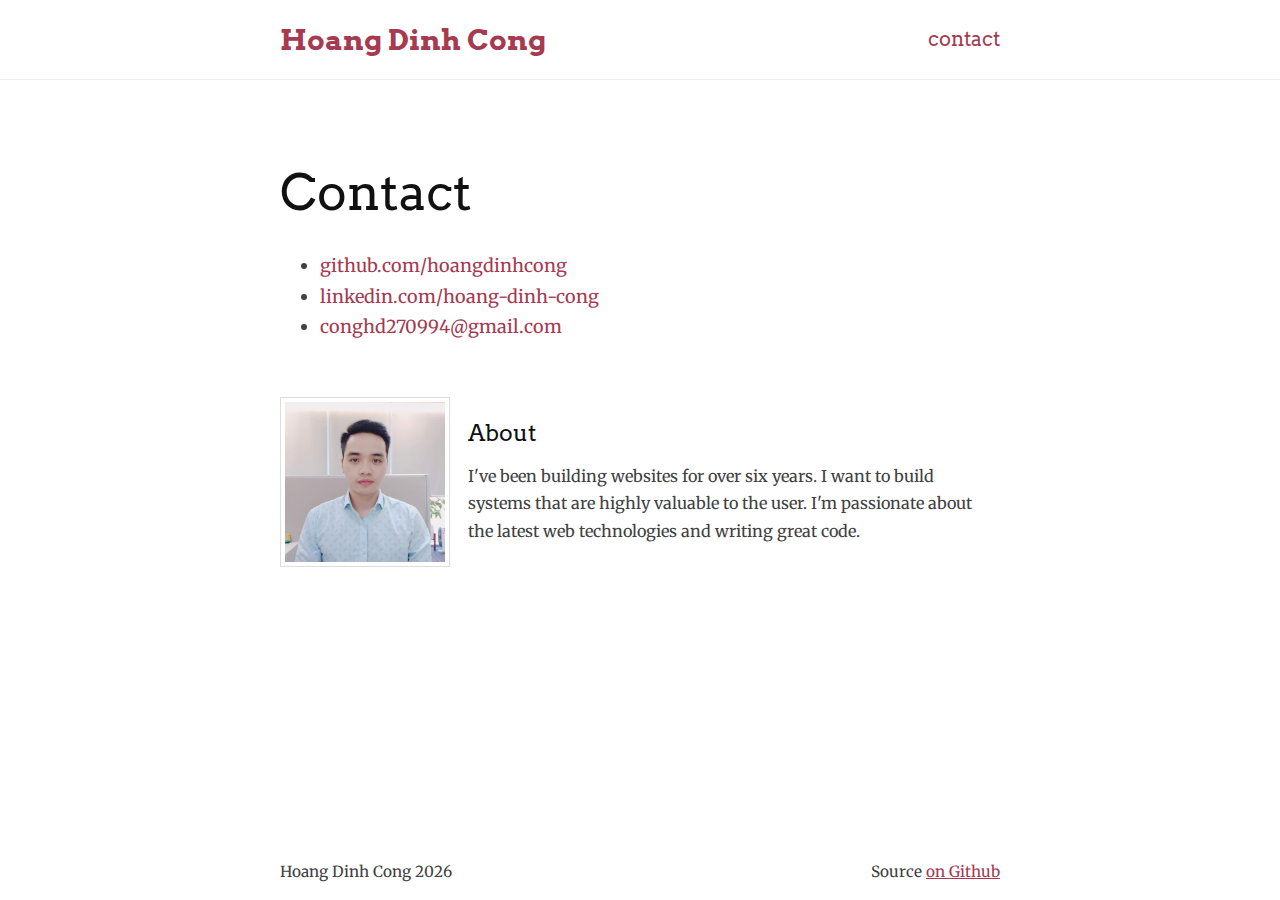
<file: contact.html>
<!DOCTYPE html>
<html lang="en">

<head>
    <meta charset="UTF-8" />
    <meta name="viewport" content="width=device-width, initial-scale=1.0" />
    <meta http-equiv="X-UA-Compatible" content="ie=edge" />
    <meta name="description" content='Hoang Dinh Cong"s resume' />
    <meta name="keywords" content="responsive, grid, system, web design, angular, rxjs, ngrx, .net, c#, .net core" />
    <meta name="author" content="hoangdinhcong.github.io" />
    <meta http-equiv="cleartype" content="on" />
    <!--<link rel="shortcut icon" href="/favicon.ico"> -->

    <!-- Responsive and mobile friendly stuff -->
    <meta name="HandheldFriendly" content="True" />
    <meta name="MobileOptimized" content="320" />

    <link rel="icon" type="image/png" sizes="32x32" href="static/favicon-32x32.png" />
    <link rel="icon" type="image/png" sizes="16x16" href="static/favicon-16x16.png" />
    <link rel="manifest" href="static/site.webmanifest" />
    <link rel="stylesheet" href="css/style.css" />
    <script src="scripts/myscript.js" defer></script>
    <title>Contact | Hoang Dinh Cong</title>
</head>

<body>
    <div class="header-wrapper">
        <div class="header-content">
            <header>
                <div class="header-container">
                    <div class="brand">
                        <a class="brand-link" href="/">Hoang Dinh Cong</a>
                    </div>
                    <nav class="navigation">
                        <ul class="list-reset list-none navbar-nav">
                            <li class="nav-item"><a href="/contact">Contact</a></li>
                        </ul>
                    </nav>
                </div>
            </header>
        </div>
    </div>

    <main style="flex: 1;">
        <div class="container">
            <h1>Contact</h1>
            <div class="contacts">
                <ul>
                    <li class="contact">
                        <a href="https://github.com/hoangdinhcong">github.com/hoangdinhcong</a>
                    </li>
                    <li class="contact">
                        <a href="https://www.linkedin.com/in/hoang-dinh-cong">linkedin.com/hoang-dinh-cong</a>
                    </li>
                    <li class="contact">
                        <a href="mailto:conghd270994@gmail.com">conghd270994@gmail.com</a>
                    </li>
                </ul>
            </div>

            <!--  -->
            <div class="about-wrapper">
                <article class="about">
                    <header class="about-info">
                        <h2>About</h2>
                        <p>
                            I've been building websites for over six years. I want to build
                            systems that are highly valuable to the user. I'm passionate about
                            the latest web technologies and writing great code.
                        </p>
                    </header>
                    <img src="/static/me.jpg" alt="Hoang Dinh Cong is at office" class="about-image" />
                </article>
            </div>
        </div>
    </main>
    <div class="footer-wrapper">
        <div class="footer-content">
            <footer>
                <p>
                    Hoang Dinh Cong <span class="copy-right">2021</span>
                </p>
                <p>
                    Source
                    <a href="https://github.com/hoangdinhcong/hoangdinhcong.github.io">on Github</a>
                </p>
            </footer>
        </div>
    </div>

    <script>
        (function (i, s, o, g, r, a, m) {
            i["GoogleAnalyticsObject"] = r;
            (i[r] =
                i[r] ||
                function () {
                    (i[r].q = i[r].q || []).push(arguments);
                }),
                (i[r].l = 1 * new Date());
            (a = s.createElement(o)), (m = s.getElementsByTagName(o)[0]);
            a.async = 1;
            a.src = g;
            m.parentNode.insertBefore(a, m);
        })(
            window,
            document,
            "script",
            "https://www.google-analytics.com/analytics.js",
            "ga"
        );
        ga("create", "UA-70345454-4", "auto");
        ga("send", "pageview");
    </script>
</body>

</html>
</file>
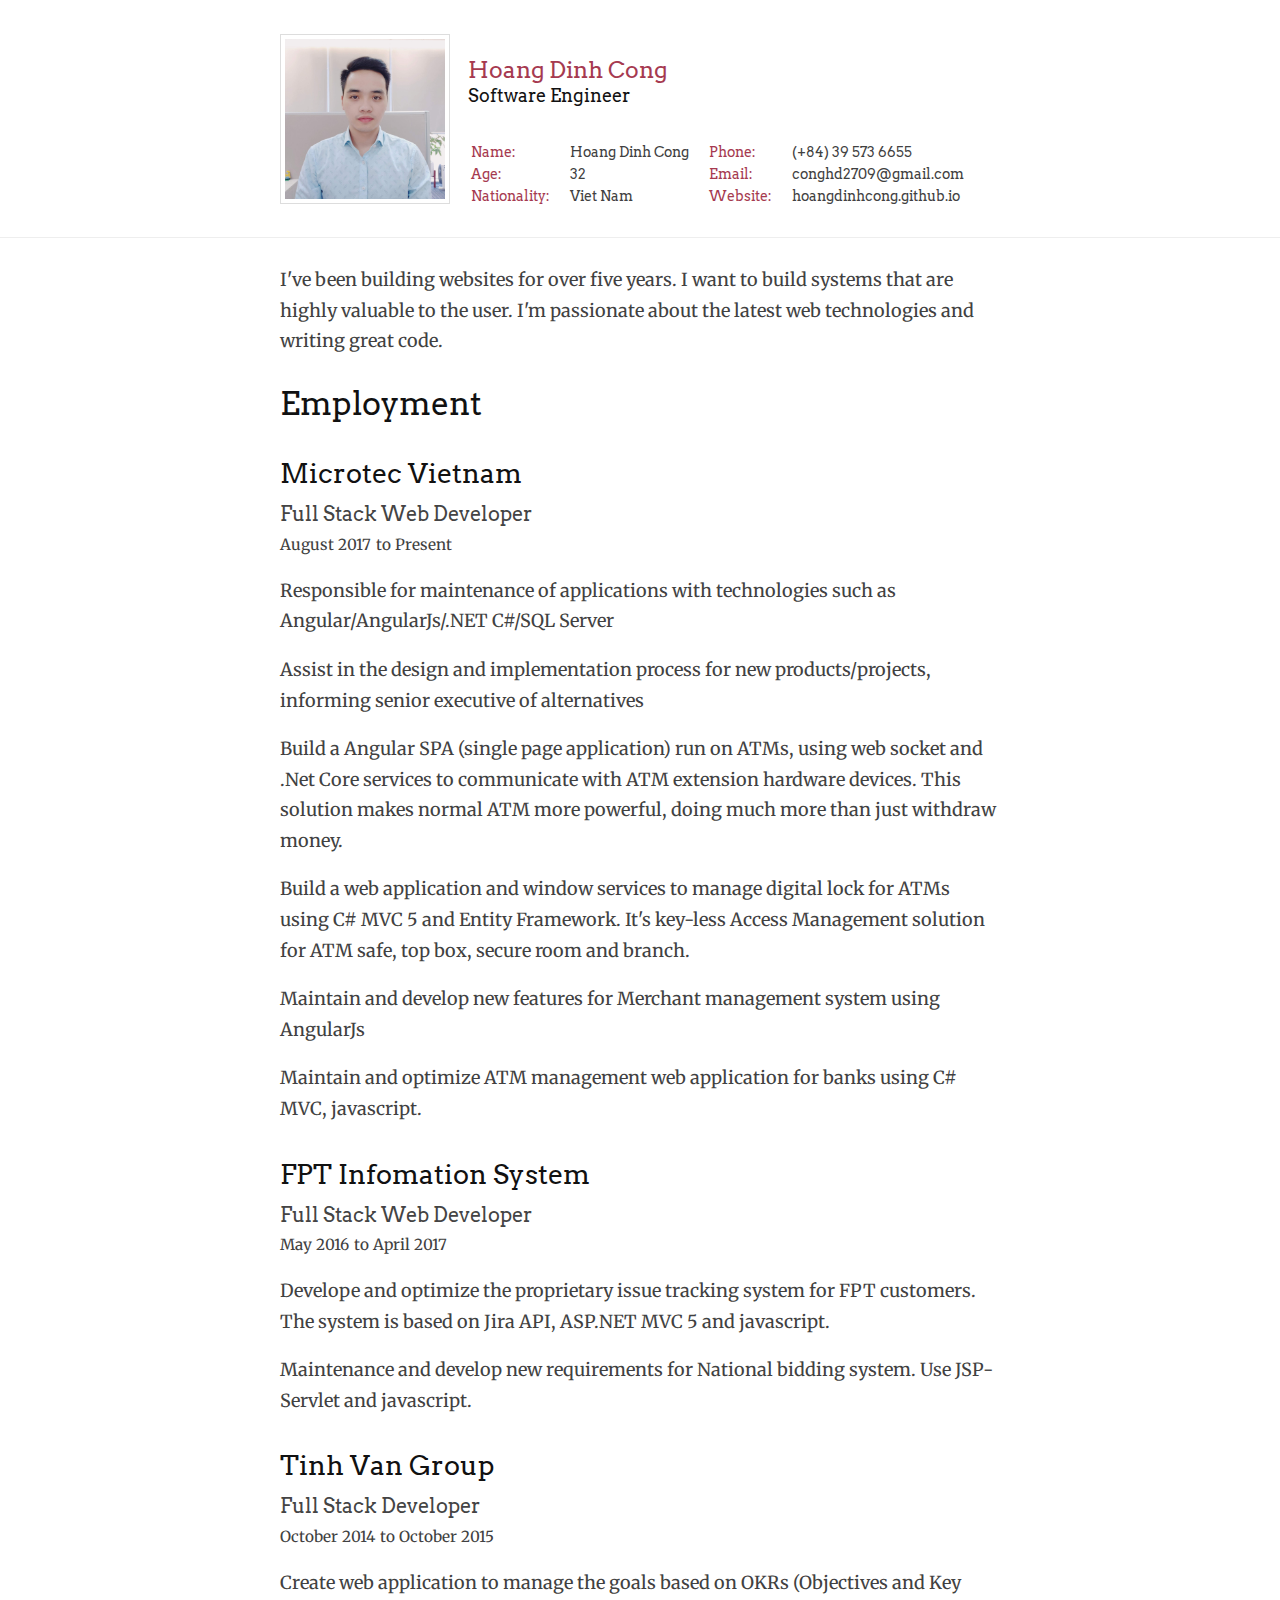
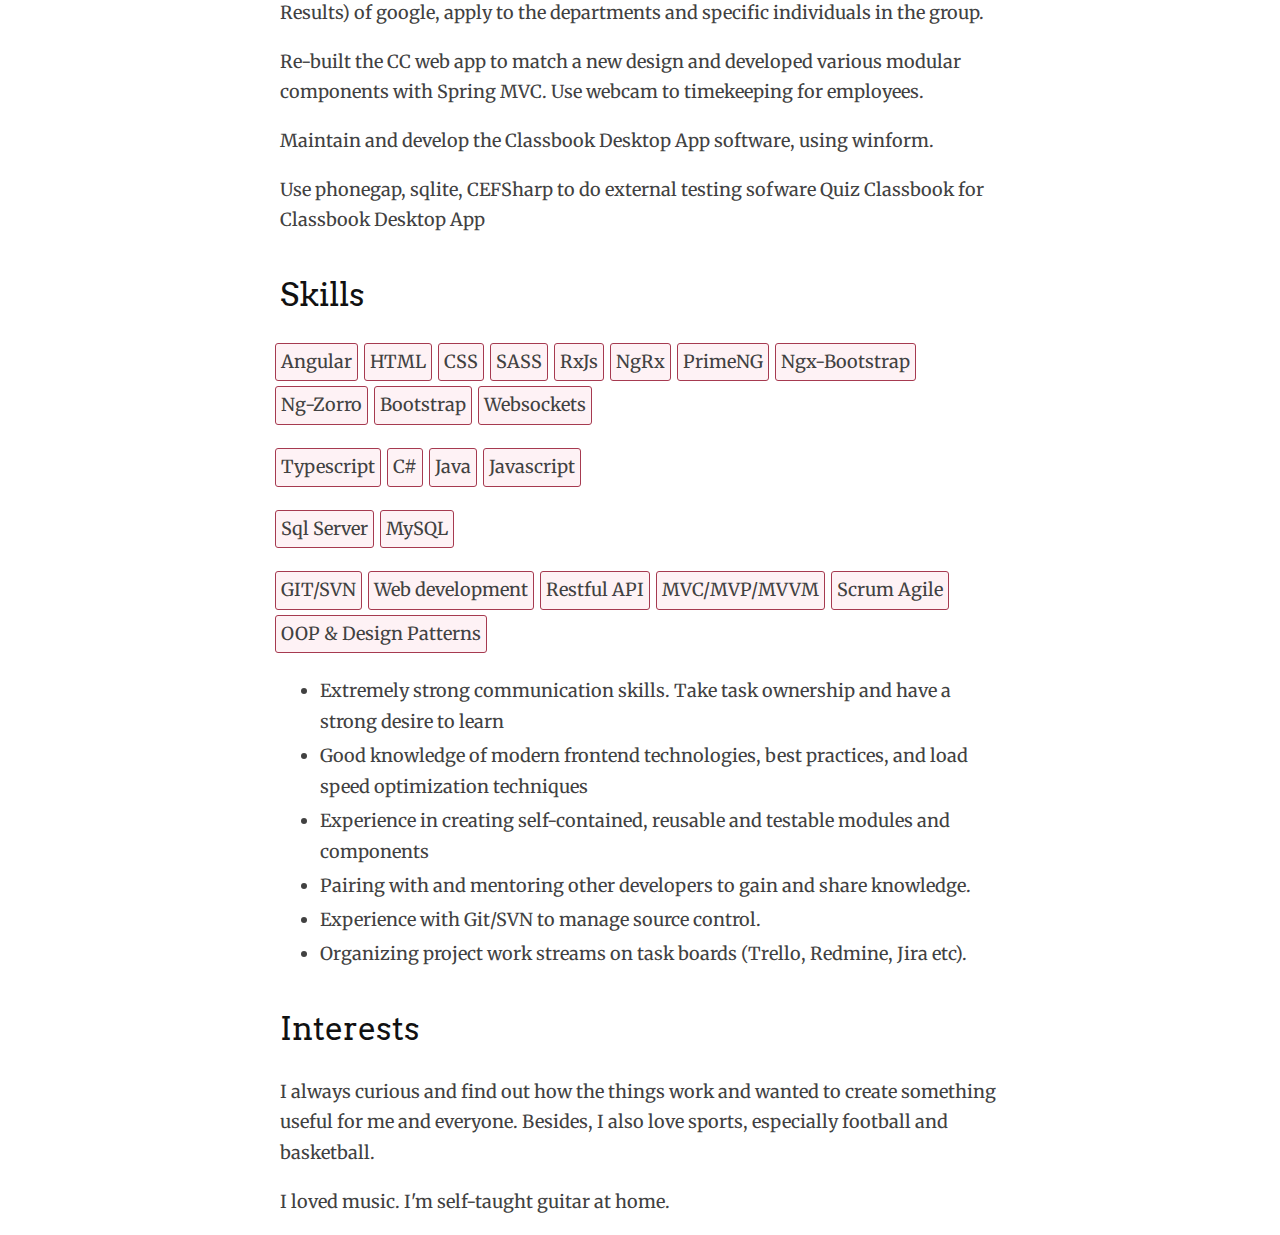
<file: print.html>
<!DOCTYPE html>
<html lang="en">

<head>
  <meta charset="UTF-8" />
  <meta name="viewport" content="width=device-width, initial-scale=1.0" />
  <meta http-equiv="X-UA-Compatible" content="ie=edge" />
  <link rel="icon" type="image/png" sizes="32x32" href="static/favicon-32x32.png" />
  <link rel="icon" type="image/png" sizes="16x16" href="static/favicon-16x16.png" />
  <link rel="manifest" href="static/site.webmanifest" />
  <link rel="stylesheet" href="css/style.css" />
  <script src="scripts/myscript.js" defer></script>
  <style>
    /* .header-content,
      .container {
        max-width: 1024px;
      }

      table tr > td:nth-child(3) {
        padding-left: 55px;
      } */

    .header-wrapper {
      margin-bottom: 0.5rem;
    }

    .header-content header {
      padding-top: 0.5rem;
      padding-bottom: 0.5rem;
    }

    .about-print {
      padding: 20px 0;
    }

    .about .about-info h4 {
      color: #a63a50;
      margin-bottom: 1.8rem;
    }

    .about .about-info span {
      display: block;
      color: #111;
      font-size: 1rem;
    }

    table {
      width: 100%;
    }

    table td {
      font-weight: lighter;
      font-size: 0.8rem;
    }

    table td.highlight {
      color: #a63a50;
    }

    table td:not(highlight) {
      padding-right: 17px;
    }
  </style>
  <title>CV | Hoang Dinh Cong</title>
</head>

<body>
  <div class="header-wrapper">
    <div class="header-content">
      <div class="about-print">
        <article class="about">
          <header class="about-info">
            <h4>Hoang Dinh Cong <span>Software Engineer</span></h4>
            <table>
              <tr>
                <td class="highlight">Name:</td>
                <td>Hoang Dinh Cong</td>
                <td class="highlight">Phone:</td>
                <td>(+84) 39 573 6655</td>
              </tr>
              <tr>
                <td class="highlight">Age:</td>
                <td class="age">26</td>
                <td class="highlight">Email:</td>
                <td>conghd2709@gmail.com</td>
              </tr>
              <tr>
                <td class="highlight">Nationality:</td>
                <td>Viet Nam</td>
                <td class="highlight">Website:</td>
                <td>hoangdinhcong.github.io</td>
              </tr>
            </table>
          </header>
          <img src="/static/me.jpg" alt="Hoang Dinh Cong is at office" class="about-image" />
        </article>
      </div>
    </div>
  </div>

  <main>
    <div class="container">
      <article>
        <header>
          <p>
            I've been building websites for over five years. I want to build
            systems that are highly valuable to the user. I'm passionate about
            the latest web technologies and writing great code.
          </p>
        </header>
        <h2>Employment</h2>
        <!--  -->
        <ul class="list-reset list-none">
          <li>
            <section>
              <header>
                <h3 class="title">
                  Microtec Vietnam<span>Full Stack Web Developer</span>
                </h3>
                <dl class="timeline">
                  <dt class="hidden-visually">From</dt>
                  <dd><time class="dtstart">August 2017</time></dd>
                  <dt class="to">to</dt>
                  <dd>Present</dd>
                </dl>
              </header>
              <div class="summary">
                <p>
                  Responsible for maintenance of applications with technologies such as Angular/AngularJs/.NET C#/SQL Server
                </p>
                <p>
                  Assist in the design and implementation process for new products/projects, informing senior executive of alternatives
                </p>
                <p>
                  Build a Angular SPA (single page application) run on ATMs, using web socket and .Net Core services to
                  communicate with ATM extension hardware devices. This solution makes normal ATM more powerful, doing
                  much more than just withdraw money.
                </p>
                <p>
                  Build a web application and window services to
                  manage digital lock for ATMs using C# MVC 5 and Entity
                  Framework. It's key-less Access Management solution for ATM safe, top box, secure room and branch.
                </p>
                <!-- <p>
                  Using Angular 2 to build an Accounting Web application.
                </p>
                <p>
                  Angular 4 to build Time cost
                </p> 
                <p>
                  Build a Transaction Recognition service for ATM transaction to  using Java, MS SQL
                </p>-->
                <p>
                  Maintain and develop new features for Merchant management system using AngularJs
                </p>
                <p>
                  Maintain and optimize ATM management web application for
                  banks using C# MVC, javascript.
                </p>
              </div>
            </section>
          </li>
          <li>
            <section>
              <header>
                <h3 class="title">
                  FPT Infomation System<span>Full Stack Web Developer</span>
                </h3>
                <dl class="timeline">
                  <dt class="hidden-visually">From</dt>
                  <dd><time class="dtstart">May 2016</time></dd>
                  <dt class="to">to</dt>
                  <dd><time class="dtend">April 2017</time></dd>
                </dl>
              </header>
              <div class="summary">
                <p>
                  Develope and optimize the proprietary issue tracking system
                  for FPT customers. The system is based on Jira API, ASP.NET
                  MVC 5 and javascript.
                </p>
                <p>
                  Maintenance and develop new requirements for National
                  bidding system. Use JSP-Servlet and javascript.
                </p>
              </div>
            </section>
          </li>
          <li>
            <section>
              <header>
                <h3 class="title">
                  Tinh Van Group<span>Full Stack Developer</span>
                </h3>
                <dl class="timeline">
                  <dt class="hidden-visually">From</dt>
                  <dd><time class="dtstart">October 2014</time></dd>
                  <dt class="to">to</dt>
                  <dd><time class="dtend">October 2015</time></dd>
                </dl>
              </header>
              <div class="summary">
                <p>
                  Create web application to manage the goals based on OKRs
                  (Objectives and Key Results) of google, apply to the
                  departments and specific individuals in the group.
                </p>
                <p>
                  Re-built the CC web app to match a new design and developed
                  various modular components with Spring MVC. Use webcam to
                  timekeeping for employees.
                </p>
                <p>
                  Maintain and develop the Classbook Desktop App software,
                  using winform.
                </p>
                <p>
                  Use phonegap, sqlite, CEFSharp to do external testing
                  sofware Quiz Classbook for Classbook Desktop App
                </p>
              </div>
            </section>
          </li>
        </ul>

        <!--  -->
        <div class="skills">
          <section>
            <h2>Skills</h2>
            <ul class="list-inline">
              <li class="skill-tag">Angular</li>
              <li class="skill-tag">HTML</li>
              <li class="skill-tag">CSS</li>
              <li class="skill-tag">SASS</li>
              <li class="skill-tag">RxJs</li>
              <li class="skill-tag">NgRx</li>
              <li class="skill-tag">PrimeNG</li>
              <li class="skill-tag">Ngx-Bootstrap</li>
              <li class="skill-tag">Ng-Zorro</li>
              <li class="skill-tag">Bootstrap</li>
              <li class="skill-tag">Websockets</li>
            </ul>

            <ul class="list-inline">
              <li class="skill-tag">Typescript</li>
              <li class="skill-tag">C#</li>
              <li class="skill-tag">Java</li>
              <li class="skill-tag">Javascript</li>
            </ul>

            <ul class="list-inline">
              <li class="skill-tag">Sql Server</li>
              <li class="skill-tag">MySQL</li>
            </ul>

            <ul class="list-inline">
              <li class="skill-tag">GIT/SVN</li>
              <li class="skill-tag">Web development</li>
              <li class="skill-tag">Restful API</li>
              <li class="skill-tag">MVC/MVP/MVVM</li>
              <li class="skill-tag">Scrum Agile</li>
              <li class="skill-tag">OOP & Design Patterns</li>
            </ul>

            <ul>
              <li class="skill">
                Extremely strong communication skills. Take task ownership and have a strong desire to learn
              </li>
              <li class="skill">
                Good knowledge of modern frontend technologies, best practices, and load speed optimization techniques
              </li>
              <li class="skill">
                Experience in creating self-contained, reusable and testable modules and components
              </li>
              <li class="skill">
                Pairing with and mentoring other developers to gain and share
                knowledge.
              </li>
              <li class="skill">
                Experience with Git/SVN to manage source control.
              </li>
              <li class="skill">
                Organizing project work streams on task boards (Trello, Redmine, Jira etc).
              </li>
            </ul>
          </section>
        </div>

        <!--  -->
        <div class="interests">
          <section>
            <h2>Interests</h2>
            <p>
              I always curious and find out how the things work and wanted to
              create something useful for me and everyone. Besides, I also
              love sports, especially football and basketball.
            </p>
            <p>
              I loved music. I'm self-taught guitar at home.
            </p>
          </section>
        </div>
      </article>
    </div>
  </main>

  <!-- <div class="footer-wrapper">
      <div class="footer-content">
        <footer>
          <p>
            Hoang Dinh Cong 2019
          </p>
          <p>
            Source
            <a href="https://github.com/hoangdinhcong/hoangdinhcong.github.io"
              >on Github</a
            >
          </p>
        </footer>
      </div>
    </div> -->

  <script>
    (function (i, s, o, g, r, a, m) {
      i["GoogleAnalyticsObject"] = r;
      (i[r] =
        i[r] ||
        function () {
          (i[r].q = i[r].q || []).push(arguments);
        }),
        (i[r].l = 1 * new Date());
      (a = s.createElement(o)), (m = s.getElementsByTagName(o)[0]);
      a.async = 1;
      a.src = g;
      m.parentNode.insertBefore(a, m);
    })(
      window,
      document,
      "script",
      "https://www.google-analytics.com/analytics.js",
      "ga"
    );
    ga("create", "UA-70345454-4", "auto");
    ga("send", "pageview");
  </script>
</body>

</html>
</file>
<file: css/style.css>
@import url("https://fonts.googleapis.com/css?family=Merriweather:400,700&display=swap");
@import url("https://fonts.googleapis.com/css?family=Arvo:400,700&display=swap");

/* 
===================== */
html {
  line-height: 1.25;
}

@media (max-width: 600px) {
  html {
    font-size: 14px;
  }
}

@media (min-width: 600px) {
  html {
    font-size: 18px;
  }
}

/* 
===================== */
h1,
h2,
h3,
h4,
h5,
h6 {
  font-family: Arvo, serif;
  margin-top: 1.5rem;
  margin-bottom: 1.5rem;
  color: #111;
  font-weight: 400;
}

h1 {
  font-size: 2.8rem;
}

h2 {
  font-size: 1.8rem;
}

h3 {
  font-size: 1.5rem;
}

h4 {
  font-size: 1.3rem;
}

a {
  color: #a63a50;
}

li,
p {
  line-height: 1.7;
}

.list-reset {
  margin-bottom: 0;
  margin-top: 0;
  padding-left: 0;
}

.list-none {
  list-style-type: none !important;
}

.list-inline {
  padding-left: 0;
  margin-left: -5px;
  list-style: none;
}

.hidden-visually {
  border: 0 !important;
  clip: rect(1px, 1px, 1px, 1px) !important;
  height: 1px !important;
  overflow: hidden !important;
  padding: 0 !important;
  position: absolute !important;
  width: 1px !important;
}

.container {
  margin: 0 auto;
  max-width: 720px;
  padding-left: 1.5rem;
  padding-right: 1.5rem;
}

@media screen {
  .hidden-screen {
    display: none;
  }
}

@media print {
  .container {
    max-width: 100%;
  }
  .hidden-print {
    display: none !important;
  }

  a {
    text-decoration: none;
  }

  * {
    font-style: normal;
    background: transparent !important;
    color: #000 !important;
    box-shadow: none !important;
    text-shadow: none !important;
  }
}

@media (max-width: 600px) {
  .brand {
    margin-bottom: 0.8rem;
  }

  .header-container {
    flex-direction: column;
  }
}

/* 
======================= */
body {
  font-family: Merriweather, serif;
  font-size: 1rem;
  background-color: #fff;
  color: #414141;
}

body {
  display: flex;
  min-height: 100vh;
  flex-direction: column;
  margin: 0;
  padding: 0;
}

/* 
====================== */
.header-wrapper {
  margin-bottom: 3rem;
  border-bottom: 1px solid #eee;
}

.header-content {
  max-width: 720px;
  margin: 0 auto;
  padding-left: 1.5rem;
  padding-right: 1.5rem;
}

.header-content header {
  font-family: "Arvo", serif;
  padding-top: 1.2rem;
  padding-bottom: 1.2rem;
}

.header-container {
  display: flex;
  justify-content: space-between;
  align-items: center;
}

.brand > a.brand-link {
  font-size: 1.6rem;
  -webkit-text-decoration: none;
  text-decoration: none;
  font-weight: bold;
}
.navbar-nav {
  display: flex;
  font-size: 1.1rem;
  text-transform: lowercase;
}
.navbar-nav li + li {
  margin-left: 1rem;
}
.navbar-nav a {
  text-decoration: none;
}

/* 
================= */
.title {
  margin-bottom: 0;
}

.title span {
  font-size: 0.75em;
  display: block;
  color: #444;
}
.timeline {
  display: flex;
  font-size: 0.85rem;
  margin-top: 0;
}
.timeline dd {
  margin: 0;
}
.timeline .to {
  margin: 0 0.3em;
}

/* 
================== */
.skills {
  margin-top: 2.2rem;
}
.skill + .skill {
  margin-top: 0.2rem;
}

.skill-tag {
  border: 1px solid #a63a50;
  background-color: #fdced742;
  padding: 3px 6px;
  border-radius: 3px;
  margin-bottom: 5px;
  margin-right: 2px;
}

.list-inline > .skill-tag {
  display: inline-block;
  padding-right: 5px;
  padding-left: 5px;
}

/* 
================== */
.interests {
  margin-top: 2.2rem;
}

/* 
=================== */
.footer-wrapper {
  margin-top: 4rem;
}
.footer-wrapper .footer-content {
  margin: 0 auto;
  max-width: 720px;
  padding-left: 1.5rem;
  padding-right: 1.5rem;
}
.footer-wrapper footer {
  display: flex;
  justify-content: space-between;
  font-size: 0.85rem;
}

/* 
==================== */
.contacts {
  margin-top: 1rem;
}
.contact a {
  text-decoration: none;
}

/* 
==================== */
.about-wrapper {
  margin-top: 3rem;
}
.about {
  display: flex;
  align-items: center;
}
.about .about-info {
  order: 2;
  margin-left: 1rem;
}
.about .about-info h2 {
  margin-top: 0px;
  margin-bottom: 0.8rem;
  font-size: 1.3rem;
}
.about .about-info p {
  font-size: 0.9rem;
  margin: 0px;
}
.about .about-image {
  order: 1;
  height: auto;
  max-width: 160px;
  border-width: 1px;
  border-style: solid;
  border-color: rgb(221, 221, 221);
  border-image: initial;
  padding: 4px;
}
</file>
